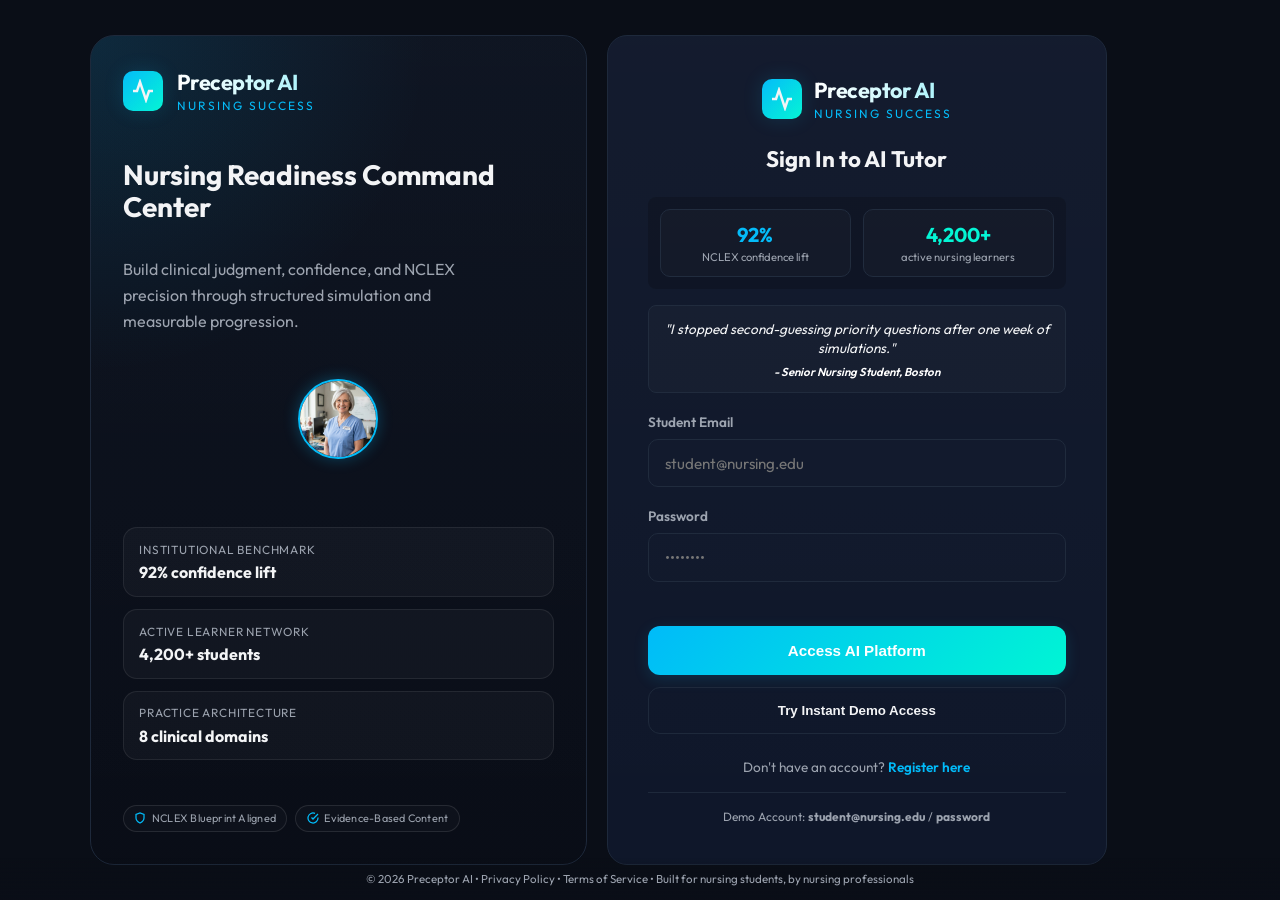
<file: static/login.html>
<!DOCTYPE html>
<html lang="en">
<head>
    <meta charset="UTF-8">
    <meta name="viewport" content="width=device-width, initial-scale=1.0">
    <title>Preceptor AI — Login & Access</title>
    <meta name="description" content="Access the Preceptor AI Nursing Clinical Simulator & NCLEX Prep Platform.">
    <link rel="icon" href="data:image/svg+xml,<svg xmlns='http://www.w3.org/2000/svg' viewBox='0 0 24 24' fill='none' stroke='%23ec008c' stroke-width='2.5'><path d='M22 12h-4l-3 9L9 3l-3 9H2'/></svg>">
    <link rel="stylesheet" href="/static/style.css">
</head>
<body class="loaded" style="display: flex; min-height: 100vh; align-items: center; justify-content: center; background: #0a0e17;">

    <div class="auth-overlay" style="position: relative; background: transparent; backdrop-filter: none; display: flex; width: 100%;">
        <div class="auth-shell">
            <!-- Left panel detailing features -->
            <aside class="auth-panel glass-card">
                <div class="auth-panel-brand">
                    <div class="logo-icon">
                        <svg width="24" height="24" viewBox="0 0 24 24" fill="none" stroke="currentColor" stroke-width="2.5">
                            <path d="M22 12h-4l-3 9L9 3l-3 9H2"/>
                        </svg>
                    </div>
                    <div>
                        <h2 class="logo-text">Preceptor AI</h2>
                        <span class="logo-sub">Nursing Success</span>
                    </div>
                </div>
                <h3 class="auth-panel-title">Nursing Readiness Command Center</h3>
                <p class="auth-panel-copy">Build clinical judgment, confidence, and NCLEX precision through structured simulation and measurable progression.</p>
                <img src="/static/preceptor_avatar.png" alt="AI Preceptor Sarah" style="width: 80px; height: 80px; border-radius: 50%; border: 2px solid var(--primary); display: block; margin: 1.5rem auto; box-shadow: 0 0 15px rgba(0,187,249,0.3);">
                <div class="auth-panel-metrics">
                    <div>
                        <span>Institutional benchmark</span>
                        <strong>92% confidence lift</strong>
                    </div>
                    <div>
                        <span>Active learner network</span>
                        <strong>4,200+ students</strong>
                    </div>
                    <div>
                        <span>Practice architecture</span>
                        <strong>8 clinical domains</strong>
                    </div>
                </div>
                <div class="trust-badges" style="margin-top: 1.5rem;">
                    <span class="trust-badge">
                        <svg viewBox="0 0 24 24"><path d="M12 22s8-4 8-10V5l-8-3-8 3v7c0 6 8 10 8 10z"/></svg>
                        NCLEX Blueprint Aligned
                    </span>
                    <span class="trust-badge">
                        <svg viewBox="0 0 24 24"><path d="M22 11.08V12a10 10 0 1 1-5.93-9.14"/><polyline points="22 4 12 14.01 9 11.01"/></svg>
                        Evidence-Based Content
                    </span>
                </div>
            </aside>

            <!-- Right card: login or registration forms -->
            <div class="auth-card glass-card" style="max-width: 500px; width: 100%; align-self: center;">
                <div class="logo-container" style="justify-content: center; margin-bottom: 1.5rem;">
                    <div class="logo-icon">
                        <svg width="24" height="24" viewBox="0 0 24 24" fill="none" stroke="currentColor" stroke-width="2.5">
                            <path d="M22 12h-4l-3 9L9 3l-3 9H2"/>
                        </svg>
                    </div>
                    <div>
                        <h2 class="logo-text">Preceptor AI</h2>
                        <span class="logo-sub">Nursing Success</span>
                    </div>
                </div>

                <!-- SIGN IN VIEW -->
                <div id="signin-view">
                    <h3 style="text-align: center; margin-bottom: 1.5rem; font-size: 1.4rem;">Sign In to AI Tutor</h3>
                    <div class="auth-proof-strip" style="display: grid; grid-template-columns: 1fr 1fr; gap: 0.75rem; background: rgba(0, 0, 0, 0.2); padding: 0.75rem; border-radius: 8px; margin-bottom: 1rem; text-align: center;">
                        <div class="proof-stat">
                            <span class="proof-value" id="proof-pass-rate" style="display: block; font-size: 1.25rem; font-weight: 700; color: var(--primary);">92%</span>
                            <span class="proof-label" style="font-size: 0.7rem; color: var(--text-secondary);">NCLEX confidence lift</span>
                        </div>
                        <div class="proof-stat">
                            <span class="proof-value" id="proof-active-learners" style="display: block; font-size: 1.25rem; font-weight: 700; color: var(--secondary);">4,200+</span>
                            <span class="proof-label" style="font-size: 0.7rem; color: var(--text-secondary);">active nursing learners</span>
                        </div>
                    </div>
                    <div class="auth-social-proof" style="text-align: center; background: rgba(255, 255, 255, 0.02); padding: 0.85rem; border-radius: 8px; margin-bottom: 1.25rem; font-style: italic; font-size: 0.82rem; color: var(--text-secondary); border: 1px solid var(--border-color);">
                        <p id="auth-proof-quote">"I stopped second-guessing priority questions after one week of simulations."</p>
                        <span id="auth-proof-author" style="display: block; margin-top: 0.35rem; font-weight: 600; color: white;">- Senior Nursing Student, Boston</span>
                    </div>
                    <form onsubmit="handleLogin(event)">
                        <div class="form-group">
                            <label>Student Email</label>
                            <input type="email" id="login-email" required placeholder="student@nursing.edu">
                        </div>
                        <div class="form-group" style="margin-top: 0.75rem;">
                            <label>Password</label>
                            <input type="password" id="login-password" required placeholder="••••••••">
                        </div>
                        <button type="submit" class="btn-primary" style="width: 100%; margin-top: 1.5rem; padding: 1rem;">Access AI Platform</button>
                        <button type="button" class="btn-outline" style="width: 100%; margin-top: 0.75rem; padding: 0.95rem;" onclick="useDemoLogin()">Try Instant Demo Access</button>
                    </form>
                    <p style="text-align: center; font-size: 0.85rem; color: var(--text-secondary); margin-top: 1.5rem;">
                        Don't have an account? <a href="#" onclick="toggleAuthView('register')" style="color: var(--primary); font-weight: 600; text-decoration: none;">Register here</a>
                    </p>
                    <p style="text-align: center; font-size: 0.75rem; color: var(--text-secondary); margin-top: 1rem; border-top: 1px solid var(--border-color); padding-top: 1rem;">
                        Demo Account: <strong>student@nursing.edu</strong> / <strong>password</strong>
                    </p>
                </div>

                <!-- REGISTER VIEW -->
                <div id="register-view" style="display: none;">
                    <h3 style="text-align: center; margin-bottom: 1.5rem; font-size: 1.4rem;">Student Registration</h3>
                    <form onsubmit="handleRegister(event)">
                        <div class="form-group">
                            <label>Full Name</label>
                            <input type="text" id="register-name" required placeholder="Jane Doe">
                        </div>
                        <div class="form-group" style="margin-top: 0.75rem;">
                            <label>Residential Address</label>
                            <input type="text" id="register-address" required placeholder="123 Care Street, Boston, MA">
                        </div>
                        <div class="form-group" style="margin-top: 0.75rem;">
                            <label>Email Address</label>
                            <input type="email" id="register-email" required placeholder="student@nursing.edu">
                        </div>
                        <div class="form-group" style="margin-top: 0.75rem;">
                            <label>Nursing Course / Study Track</label>
                            <select id="register-course" style="width: 100%; padding: 0.75rem; border-radius: 8px; background: rgba(10, 15, 30, 0.6); border: 1px solid var(--border-color); color: white; font-family: inherit; font-size: 0.9rem; outline: none;">
                                <option value="BSN - Bachelor of Science in Nursing">BSN - Bachelor in Nursing</option>
                                <option value="ADN - Associate Degree in Nursing">ADN - Associate in Nursing</option>
                                <option value="NCLEX Prep Fast Track">NCLEX Prep Fast Track</option>
                                <option value="LPN to BSN Transition">LPN to BSN Transition</option>
                            </select>
                        </div>
                        <div class="form-group" style="margin-top: 0.75rem;">
                            <label>Password</label>
                            <input type="password" id="register-password" required placeholder="••••••••">
                        </div>
                        <button type="submit" class="btn-primary" style="width: 100%; margin-top: 1.5rem; padding: 1rem;">Register & Send Confirmation</button>
                    </form>
                    <p style="text-align: center; font-size: 0.85rem; color: var(--text-secondary); margin-top: 1.5rem;">
                        Already have an account? <a href="#" onclick="toggleAuthView('signin')" style="color: var(--primary); font-weight: 600; text-decoration: none;">Sign In here</a>
                    </p>
                </div>
            </div>
        </div>
        <div class="auth-overlay-footer">
            © 2026 Preceptor AI &bull; Privacy Policy &bull; Terms of Service &bull; Built for nursing students, by nursing professionals
        </div>
    </div>

    <script src="/static/login.js"></script>
</body>
</html>
</file>
<file: static/style.css>
@import url('https://fonts.googleapis.com/css2?family=Inter:wght@400;500;600&family=Outfit:wght@300;400;500;600;700&family=JetBrains+Mono:wght@400;700&display=swap');

:root {
    --bg-dark: #080c14;
    --bg-card: #0f172a;
    --bg-card-hover: #1e293b;
    --border-color: #1e293b;
    --border-color-hover: #00bbf9;
    --text-primary: #f3f4f6;
    --text-secondary: #9ca3af;
    --primary: #00bbf9;
    --primary-glow: rgba(0, 187, 249, 0.15);
    --secondary: #00f5d4;
    --accent: #8338ec;
    --danger: #ff477e;
    --danger-glow: rgba(255, 71, 126, 0.2);
    --success: #06d6a0;
    --warning: #ffd166;
    --font-sans: 'Outfit', sans-serif;
    --font-body: 'Inter', 'Outfit', sans-serif;
    --font-mono: 'JetBrains Mono', monospace;
    --sidebar-width: 260px;
    --glass-blur: 16px;
}

* {
    margin: 0;
    padding: 0;
    box-sizing: border-box;
    scrollbar-width: thin;
    scrollbar-color: rgba(255, 255, 255, 0.1) transparent;
}

/* Custom Scrollbars */
::-webkit-scrollbar {
    width: 6px;
    height: 6px;
}
::-webkit-scrollbar-track {
    background: transparent;
}
::-webkit-scrollbar-thumb {
    background: rgba(255, 255, 255, 0.1);
    border-radius: 10px;
}
::-webkit-scrollbar-thumb:hover {
    background: var(--primary);
}

body {
    font-family: var(--font-sans);
    background-color: var(--bg-dark);
    color: var(--text-primary);
    min-height: 100vh;
    overflow-x: hidden;
    display: flex;
    background-image: 
        radial-gradient(at 0% 0%, rgba(131, 56, 236, 0.1) 0px, transparent 50%),
        radial-gradient(at 100% 100%, rgba(0, 187, 249, 0.08) 0px, transparent 50%),
        radial-gradient(at 50% 50%, rgba(0, 245, 212, 0.05) 0px, transparent 50%);
    background-attachment: fixed;
}

body.loaded {
    animation: bodyFadeIn 0.5s ease-out;
}

@keyframes bodyFadeIn {
    from { opacity: 0.92; }
    to { opacity: 1; }
}

/* App Layout */
.app-container {
    display: flex;
    width: 100vw;
    height: 100vh;
    position: relative;
}

/* Sidebar Styling */
.sidebar {
    width: var(--sidebar-width);
    background: rgba(10, 14, 23, 0.85);
    backdrop-filter: blur(var(--glass-blur));
    border-right: 1px solid var(--border-color);
    padding: 2rem 1.5rem;
    display: flex;
    flex-direction: column;
    height: 100%;
    z-index: 100;
}

.logo-container {
    display: flex;
    align-items: center;
    gap: 0.75rem;
    margin-bottom: 3rem;
}

.sidebar-heading {
    margin: 0 0 1rem;
    color: var(--text-secondary);
    font-size: 0.72rem;
    text-transform: uppercase;
    letter-spacing: 0.14em;
}

.logo-icon {
    width: 40px;
    height: 40px;
    background: linear-gradient(135deg, var(--primary), var(--secondary));
    border-radius: 10px;
    display: flex;
    align-items: center;
    justify-content: center;
    box-shadow: 0 0 20px var(--primary-glow);
    animation: pulse 3s infinite alternate;
}

.logo-text {
    font-size: 1.35rem;
    font-weight: 700;
    letter-spacing: -0.5px;
    background: linear-gradient(to right, #ffffff, #a5f3fc);
    -webkit-background-clip: text;
    -webkit-text-fill-color: transparent;
}

.logo-sub {
    font-size: 0.75rem;
    color: var(--primary);
    text-transform: uppercase;
    letter-spacing: 2px;
    display: block;
    margin-top: 2px;
}

.nav-links {
    list-style: none;
    display: flex;
    flex-direction: column;
    gap: 0.5rem;
    flex-grow: 1;
}

.nav-item {
    display: flex;
    align-items: center;
    gap: 1rem;
    padding: 0.85rem 1rem;
    color: var(--text-secondary);
    text-decoration: none;
    border-radius: 12px;
    font-weight: 500;
    transition: all 0.3s cubic-bezier(0.4, 0, 0.2, 1);
    cursor: pointer;
    border: 1px solid transparent;
}

.nav-item svg {
    width: 20px;
    height: 20px;
    stroke: currentColor;
    transition: transform 0.3s;
}

.nav-item:hover {
    color: var(--text-primary);
    background: rgba(255, 255, 255, 0.03);
    border-color: rgba(255, 255, 255, 0.05);
}

.nav-item:hover svg {
    transform: scale(1.1);
}

.nav-item.active {
    color: #ffffff;
    background: linear-gradient(135deg, var(--primary), var(--secondary));
    font-weight: 600;
    box-shadow: 0 4px 20px var(--primary-glow);
}

.nav-item.active svg {
    stroke: #ffffff;
}

.sidebar-footer {
    border-top: 1px solid var(--border-color);
    padding-top: 1.5rem;
    display: flex;
    align-items: center;
    gap: 0.75rem;
}

.user-avatar {
    width: 38px;
    height: 38px;
    background: var(--accent);
    border-radius: 50%;
    display: flex;
    align-items: center;
    justify-content: center;
    font-weight: 600;
    font-size: 0.9rem;
    border: 2px solid var(--border-color);
}

.user-info h4 {
    font-size: 0.85rem;
    font-weight: 600;
}

.user-info p {
    font-size: 0.75rem;
    color: var(--text-secondary);
}

.settings-btn {
    background: transparent;
    border: none;
    color: var(--text-secondary);
    cursor: pointer;
    padding: 0.25rem;
    border-radius: 6px;
    transition: all 0.3s;
}

.settings-btn:hover {
    color: white;
    background: rgba(255, 255, 255, 0.05);
    transform: rotate(45deg);
}

/* Main Content Area */
.main-content {
    flex-grow: 1;
    height: 100%;
    overflow-y: auto;
    padding: 2rem 2.5rem;
    position: relative;
}

/* Header Area */
.top-header {
    display: flex;
    justify-content: space-between;
    align-items: flex-end;
    margin-bottom: 2.5rem;
    gap: 1rem;
}

.welcome-section h1 {
    font-size: 2.2rem;
    font-weight: 700;
    letter-spacing: -0.5px;
    margin-bottom: 0.25rem;
}

.welcome-section p {
    color: var(--text-secondary);
    font-size: 1rem;
}

.header-subline {
    display: flex;
    flex-wrap: wrap;
    gap: 0.6rem;
    margin-top: 0.85rem;
}

.header-subline span,
.portal-meta {
    border: 1px solid rgba(255, 255, 255, 0.08);
    background: rgba(255, 255, 255, 0.03);
    color: var(--text-secondary);
    border-radius: 999px;
    padding: 0.45rem 0.7rem;
    font-size: 0.74rem;
    letter-spacing: 0.04em;
}

.header-actions {
    display: flex;
    align-items: center;
    gap: 1rem;
    flex-wrap: wrap;
    justify-content: flex-end;
}

.badge-outline {
    background: rgba(0, 187, 249, 0.05);
    border: 1px solid var(--primary);
    color: var(--primary);
    padding: 0.4rem 0.85rem;
    border-radius: 50px;
    font-size: 0.8rem;
    font-weight: 600;
    display: flex;
    align-items: center;
    gap: 0.5rem;
    transition: all 0.3s;
}

.badge-outline:hover {
    background: rgba(0, 187, 249, 0.1);
    transform: scale(1.02);
}

/* Tab Sections */
.tab-content {
    display: none;
    animation: fadeIn 0.4s ease-out forwards;
    height: 100%;
}

.tab-content.active {
    display: block;
}

/* Glass Cards and Layout Grid */
.grid-dashboard {
    display: grid;
    grid-template-columns: repeat(12, 1fr);
    gap: 1.5rem;
}

.glass-card {
    background: var(--bg-card);
    backdrop-filter: blur(var(--glass-blur));
    border: 1px solid var(--border-color);
    border-radius: 20px;
    padding: 1.75rem;
    transition: all 0.3s cubic-bezier(0.4, 0, 0.2, 1);
    position: relative;
    overflow: hidden;
}

.glass-card::before {
    content: '';
    position: absolute;
    top: 0;
    left: 0;
    right: 0;
    height: 100%;
    background: linear-gradient(180deg, rgba(255, 255, 255, 0.02) 0%, transparent 100%);
    pointer-events: none;
}

.glass-card:hover {
    border-color: var(--border-color-hover);
    box-shadow: 0 10px 40px rgba(0, 187, 249, 0.04), 0 0 0 1px rgba(0, 187, 249, 0.06);
    transform: translateY(-2px);
}

.card-title {
    font-size: 1.1rem;
    font-weight: 600;
    margin-bottom: 1.25rem;
    display: flex;
    align-items: center;
    justify-content: space-between;
}

/* Stat Cards */
.stat-value {
    font-size: 2.5rem;
    font-weight: 700;
    line-height: 1.1;
    margin-bottom: 0.5rem;
    background: linear-gradient(to right, #ffffff, #d1fae5);
    -webkit-background-clip: text;
    -webkit-text-fill-color: transparent;
}

.stat-desc {
    font-size: 0.85rem;
    color: var(--text-secondary);
}

/* Dashboard Specific Layout */
.col-4 { grid-column: span 4; }
.col-8 { grid-column: span 8; }
.col-6 { grid-column: span 6; }
.col-12 { grid-column: span 12; }

/* Progress Circles / Bars */
.progress-container {
    margin-top: 1rem;
}

.progress-header {
    display: flex;
    justify-content: space-between;
    font-size: 0.85rem;
    margin-bottom: 0.5rem;
    color: var(--text-secondary);
}

.progress-track {
    width: 100%;
    height: 8px;
    background: rgba(255, 255, 255, 0.05);
    border-radius: 10px;
    overflow: hidden;
}

.progress-bar {
    height: 100%;
    background: linear-gradient(to right, var(--primary), var(--secondary));
    border-radius: 10px;
    transition: width 0.8s ease-out;
}

/* Clinic Simulator Grid */
.simulator-layout {
    display: grid;
    grid-template-columns: 350px 1fr;
    gap: 1.5rem;
    height: calc(100vh - 180px);
}

.dept-panel {
    display: flex;
    flex-direction: column;
    gap: 1rem;
    overflow-y: auto;
    padding-right: 0.25rem;
}

.dept-card {
    padding: 1.5rem;
    border-radius: 16px;
    cursor: pointer;
    border: 1px solid var(--border-color);
    background: rgba(18, 26, 44, 0.4);
    transition: all 0.3s;
    display: flex;
    align-items: center;
    gap: 1.25rem;
    position: relative;
}

.dept-card:hover {
    background: rgba(18, 26, 44, 0.7);
    border-color: var(--border-color-hover);
}

.dept-card.active {
    background: rgba(0, 187, 249, 0.05);
    border-color: var(--primary);
    box-shadow: 0 0 15px rgba(0, 187, 249, 0.1);
}

.dept-card.locked {
    opacity: 0.6;
}

.lock-badge {
    position: absolute;
    top: 0.75rem;
    right: 0.75rem;
    font-size: 0.7rem;
    padding: 0.2rem 0.5rem;
    border-radius: 4px;
    background: rgba(131, 56, 236, 0.2);
    border: 1px solid var(--accent);
    color: #c084fc;
    font-weight: 600;
}

.dept-icon {
    width: 48px;
    height: 48px;
    border-radius: 12px;
    background: rgba(255, 255, 255, 0.03);
    display: flex;
    align-items: center;
    justify-content: center;
    color: var(--text-secondary);
    transition: all 0.3s;
    font-weight: bold;
    font-size: 0.95rem;
}

.dept-card:hover .dept-icon, .dept-card.active .dept-icon {
    background: linear-gradient(135deg, var(--primary), var(--secondary));
    color: #ffffff;
}

.dept-info h3 {
    font-size: 1.05rem;
    font-weight: 600;
    margin-bottom: 0.2rem;
}

.dept-info p {
    font-size: 0.75rem;
    color: var(--text-secondary);
}

/* Active Simulation Area */
.active-sim-panel {
    display: flex;
    flex-direction: column;
    gap: 1.25rem;
    height: 100%;
}

/* Glowing Hospital Patient Monitor */
.patient-monitor {
    background: #030712;
    border: 2px solid #1f2937;
    border-radius: 16px;
    padding: 1.25rem;
    box-shadow: inset 0 0 30px rgba(0, 0, 0, 0.8), 0 10px 25px rgba(0, 0, 0, 0.5);
    display: grid;
    grid-template-columns: 1fr 280px;
    gap: 1.25rem;
    height: 220px;
    position: relative;
}

.monitor-waveforms {
    display: flex;
    flex-direction: column;
    justify-content: space-between;
    height: 100%;
    padding-right: 1rem;
}

.waveform-channel {
    height: 45%;
    position: relative;
}

.waveform-label {
    position: absolute;
    top: 0.25rem;
    left: 0.5rem;
    font-family: var(--font-mono);
    font-size: 0.75rem;
    text-transform: uppercase;
    font-weight: bold;
    z-index: 10;
}

.waveform-label.green { color: var(--primary); }
.waveform-label.blue { color: var(--secondary); }

.waveform-canvas {
    width: 100%;
    height: 100%;
    background: transparent;
}

.monitor-vitals {
    border-left: 2px solid #1f2937;
    padding-left: 1.25rem;
    display: grid;
    grid-template-rows: repeat(3, 1fr);
    gap: 0.5rem;
}

.vital-readout {
    display: flex;
    justify-content: space-between;
    align-items: center;
    font-family: var(--font-mono);
}

.vital-name {
    font-size: 0.75rem;
    font-weight: bold;
    text-transform: uppercase;
}

.vital-number {
    font-size: 2.2rem;
    font-weight: 700;
    line-height: 1;
}

.vital-unit {
    font-size: 0.75rem;
    margin-left: 2px;
}

.vital-readout.hr { color: var(--primary); }
.vital-readout.spo2 { color: var(--secondary); }
.vital-readout.bp { color: var(--warning); }

.monitor-alarm-banner {
    position: absolute;
    top: 0;
    left: 0;
    right: 0;
    background: var(--danger);
    color: white;
    text-align: center;
    font-weight: 700;
    font-size: 0.85rem;
    padding: 0.25rem;
    border-top-left-radius: 14px;
    border-top-right-radius: 14px;
    animation: flashDanger 1s infinite alternate;
    display: none;
    z-index: 20;
}

/* Simulation Play Area */
.sim-work-grid {
    display: grid;
    grid-template-columns: 1fr 320px;
    gap: 1.25rem;
    flex-grow: 1;
    min-height: 0;
}

.sim-case-details {
    display: flex;
    flex-direction: column;
    overflow-y: auto;
    padding-right: 0.5rem;
}

.case-scenario-card {
    background: rgba(18, 26, 44, 0.4);
    border: 1px solid var(--border-color);
    border-radius: 16px;
    padding: 1.5rem;
    margin-bottom: 1.25rem;
}

.case-scenario-card h3 {
    font-size: 1.25rem;
    margin-bottom: 0.75rem;
    color: var(--secondary);
}

.case-scenario-card p {
    font-size: 0.95rem;
    line-height: 1.6;
    color: var(--text-primary);
}

.sim-decision-box h4 {
    margin-bottom: 1rem;
    font-size: 1.05rem;
    font-weight: 600;
    color: var(--text-primary);
}

.decision-options {
    display: flex;
    flex-direction: column;
    gap: 0.75rem;
}

.option-btn {
    width: 100%;
    background: rgba(255, 255, 255, 0.02);
    border: 1px solid var(--border-color);
    padding: 1rem 1.25rem;
    border-radius: 12px;
    color: var(--text-primary);
    text-align: left;
    font-family: var(--font-sans);
    font-size: 0.95rem;
    cursor: pointer;
    transition: all 0.3s;
    display: flex;
    align-items: center;
    gap: 1rem;
}

.option-btn:hover {
    background: rgba(0, 187, 249, 0.05);
    border-color: var(--primary);
    transform: translateX(4px);
}

.option-marker {
    width: 28px;
    height: 28px;
    border-radius: 50%;
    background: rgba(255, 255, 255, 0.05);
    display: flex;
    align-items: center;
    justify-content: center;
    font-weight: 600;
    color: var(--text-secondary);
    transition: all 0.3s;
    flex-shrink: 0;
}

.option-btn:hover .option-marker {
    background: var(--primary);
    color: #ffffff;
}

/* SBAR Tool Side Panel */
.sbar-container {
    display: flex;
    flex-direction: column;
    height: 100%;
    overflow-y: auto;
}

.sbar-section {
    margin-bottom: 0.85rem;
    padding: 0.85rem;
    border-radius: 10px;
    border-left: 4px solid var(--border-color);
    background: rgba(255, 255, 255, 0.01);
}

.sbar-section.s { border-left-color: var(--primary); }
.sbar-section.b { border-left-color: var(--secondary); }
.sbar-section.a { border-left-color: var(--warning); }
.sbar-section.r { border-left-color: var(--accent); }

.sbar-title {
    font-size: 0.8rem;
    font-weight: 700;
    text-transform: uppercase;
    margin-bottom: 0.25rem;
}

.sbar-title span {
    font-weight: 400;
    color: var(--text-secondary);
    text-transform: none;
    margin-left: 4px;
}

.sbar-content {
    font-size: 0.85rem;
    line-height: 1.4;
    color: var(--text-secondary);
}

/* NCLEX Prep Center styles */
.quiz-container {
    max-width: 800px;
    margin: 0 auto;
}

.question-card {
    padding: 2.2rem;
    border-radius: 20px;
    margin-bottom: 1.5rem;
}

.question-category {
    font-size: 0.75rem;
    text-transform: uppercase;
    letter-spacing: 1.5px;
    color: var(--primary);
    font-weight: 700;
    margin-bottom: 0.75rem;
}

.question-text {
    font-size: 1.25rem;
    font-weight: 600;
    line-height: 1.5;
    margin-bottom: 2rem;
}

.quiz-option {
    background: rgba(255, 255, 255, 0.02);
    border: 1px solid var(--border-color);
    border-radius: 12px;
    padding: 1.15rem 1.5rem;
    margin-bottom: 0.85rem;
    cursor: pointer;
    transition: all 0.3s;
    display: flex;
    align-items: center;
    gap: 1rem;
}

.quiz-option:hover {
    background: rgba(255, 255, 255, 0.05);
    border-color: rgba(255, 255, 255, 0.15);
}

.quiz-option.selected {
    background: rgba(0, 245, 212, 0.05);
    border-color: var(--secondary);
}

.quiz-option.correct {
    background: rgba(56, 176, 0, 0.08) !important;
    border-color: var(--success) !important;
}

.quiz-option.incorrect {
    background: rgba(255, 0, 84, 0.08) !important;
    border-color: var(--danger) !important;
}

.option-checkbox {
    width: 20px;
    height: 20px;
    border-radius: 4px;
    border: 2px solid var(--border-color);
    display: flex;
    align-items: center;
    justify-content: center;
    font-size: 0.8rem;
    font-weight: 700;
    transition: all 0.3s;
}

.quiz-option.selected .option-checkbox {
    border-color: var(--secondary);
    background: var(--secondary);
    color: #ffffff;
}

.quiz-option.correct .option-checkbox {
    border-color: var(--success);
    background: var(--success);
    color: #ffffff;
}

.quiz-option.incorrect .option-checkbox {
    border-color: var(--danger);
    background: var(--danger);
    color: white;
}

.rationale-card {
    background: rgba(56, 176, 0, 0.03);
    border: 1px dashed var(--success);
    border-radius: 16px;
    padding: 1.5rem;
    margin-top: 1.5rem;
    display: none;
    animation: slideIn 0.3s ease-out;
}

.rationale-card.show {
    display: block;
}

.rationale-title {
    color: var(--success);
    font-weight: 700;
    margin-bottom: 0.5rem;
    display: flex;
    align-items: center;
    gap: 0.5rem;
}

.quiz-actions {
    display: flex;
    justify-content: space-between;
    align-items: center;
    margin-top: 2rem;
}

.btn-primary {
    background: linear-gradient(135deg, var(--primary), var(--secondary));
    color: #ffffff;
    border: none;
    padding: 0.85rem 1.75rem;
    border-radius: 12px;
    font-weight: 600;
    font-size: 0.95rem;
    cursor: pointer;
    transition: all 0.3s;
    box-shadow: 0 4px 15px var(--primary-glow);
    position: relative;
    overflow: hidden;
}

.btn-primary:hover {
    transform: translateY(-2px);
    box-shadow: 0 6px 20px rgba(0, 187, 249, 0.25);
}

.btn-outline {
    background: transparent;
    color: var(--text-primary);
    border: 1px solid var(--border-color);
    padding: 0.85rem 1.75rem;
    border-radius: 12px;
    font-weight: 600;
    cursor: pointer;
    transition: all 0.3s;
    position: relative;
    overflow: hidden;
}

.btn-outline:hover {
    background: rgba(255, 255, 255, 0.03);
    border-color: rgba(255, 255, 255, 0.1);
}

.auth-proof-strip {
    display: grid;
    grid-template-columns: repeat(2, 1fr);
    gap: 0.75rem;
    margin-bottom: 1rem;
}

.proof-stat {
    background: rgba(255, 255, 255, 0.02);
    border: 1px solid var(--border-color);
    border-radius: 10px;
    padding: 0.75rem;
    display: flex;
    flex-direction: column;
    gap: 0.2rem;
}

.proof-value {
    color: var(--primary);
    font-weight: 700;
    font-size: 1.1rem;
}

.proof-label {
    color: var(--text-secondary);
    font-size: 0.72rem;
}

.auth-social-proof {
    background: rgba(0, 187, 249, 0.05);
    border: 1px solid rgba(0, 187, 249, 0.2);
    border-radius: 12px;
    padding: 0.85rem;
    margin-bottom: 1.1rem;
}

.auth-social-proof p {
    font-size: 0.85rem;
    line-height: 1.4;
    color: var(--text-primary);
    margin-bottom: 0.25rem;
}

.auth-social-proof span {
    font-size: 0.72rem;
    color: var(--text-secondary);
}

.sales-hero {
    display: grid;
    grid-template-columns: 1.4fr 1fr;
    gap: 1.5rem;
    background:
        radial-gradient(circle at top right, rgba(0, 187, 249, 0.16), transparent 45%),
        linear-gradient(160deg, rgba(18, 26, 44, 0.9), rgba(8, 12, 20, 0.9));
    transform-style: preserve-3d;
    will-change: transform;
    transition: transform 220ms ease, box-shadow 220ms ease;
}

.sales-hero.is-hovering {
    box-shadow: 0 14px 35px rgba(0, 187, 249, 0.08);
}

.sales-hero-main,
.sales-hero-aside {
    transition: transform 220ms ease;
}

.sales-kicker {
    display: inline-flex;
    align-items: center;
    gap: 0.4rem;
    padding: 0.35rem 0.7rem;
    border-radius: 999px;
    border: 1px solid rgba(0, 187, 249, 0.3);
    color: var(--primary);
    font-size: 0.72rem;
    text-transform: uppercase;
    letter-spacing: 1px;
    margin-bottom: 0.8rem;
}

.sales-hero-main h2 {
    font-size: 1.9rem;
    line-height: 1.2;
    margin-bottom: 0.7rem;
}

.sales-hero-main p {
    color: var(--text-secondary);
    line-height: 1.6;
    margin-bottom: 1.2rem;
    max-width: 62ch;
}

.sales-hero-actions {
    display: flex;
    gap: 0.8rem;
    flex-wrap: wrap;
}

.sales-hero-aside {
    background: rgba(10, 15, 30, 0.55);
    border: 1px solid var(--border-color);
    border-radius: 14px;
    padding: 1rem;
}

.offer-chip {
    display: inline-flex;
    flex-direction: column;
    gap: 0.2rem;
    border: 1px solid rgba(255, 183, 3, 0.5);
    background: rgba(255, 183, 3, 0.08);
    color: #ffd166;
    border-radius: 10px;
    padding: 0.55rem 0.8rem;
    font-size: 0.75rem;
    margin-bottom: 0.9rem;
}

.offer-chip strong {
    font-family: var(--font-mono);
    color: #ffe08a;
    font-size: 1rem;
}

.sales-hero-aside ul {
    list-style: none;
    display: flex;
    flex-direction: column;
    gap: 0.7rem;
    color: var(--text-secondary);
    font-size: 0.85rem;
}

.sales-hero-aside li {
    position: relative;
    padding-left: 1rem;
}

.sales-hero-aside li::before {
    content: '';
    width: 6px;
    height: 6px;
    border-radius: 50%;
    background: var(--primary);
    position: absolute;
    left: 0;
    top: 0.45rem;
}

.benchmark-strip {
    display: grid;
    grid-template-columns: repeat(4, minmax(0, 1fr));
    gap: 0.8rem;
    background: linear-gradient(180deg, rgba(10, 20, 40, 0.75), rgba(7, 12, 24, 0.75));
}

.benchmark-item {
    border: 1px solid rgba(255, 255, 255, 0.08);
    border-radius: 12px;
    padding: 0.85rem;
    display: flex;
    flex-direction: column;
    gap: 0.4rem;
    background: rgba(255, 255, 255, 0.02);
}

.benchmark-label {
    color: var(--text-secondary);
    font-size: 0.75rem;
    text-transform: uppercase;
    letter-spacing: 0.8px;
}

.benchmark-value {
    font-size: 1rem;
    color: var(--text-primary);
    font-weight: 600;
    line-height: 1.3;
}

.pathway-card {
    background:
        radial-gradient(circle at top right, rgba(0, 245, 212, 0.12), transparent 40%),
        linear-gradient(165deg, rgba(16, 28, 50, 0.88), rgba(8, 14, 28, 0.88));
}

.pathway-subtitle {
    color: var(--text-secondary);
    font-size: 0.88rem;
    margin: 0.6rem 0 1rem;
}

.pathway-rows {
    display: flex;
    flex-direction: column;
    gap: 0.95rem;
}

.pathway-row {
    display: flex;
    flex-direction: column;
    gap: 0.4rem;
}

.pathway-text {
    display: flex;
    justify-content: space-between;
    align-items: center;
    font-size: 0.85rem;
}

.pathway-text span {
    color: var(--text-secondary);
}

.pathway-text strong {
    color: var(--text-primary);
    font-family: var(--font-mono);
    font-size: 0.82rem;
}

.pathway-progress {
    height: 10px;
    border-radius: 999px;
    background: rgba(255, 255, 255, 0.07);
    overflow: hidden;
}

.pathway-progress-fill {
    height: 100%;
    border-radius: inherit;
    background: linear-gradient(90deg, #24d3ee, #2dd4bf 45%, #60a5fa);
    transition: width 360ms ease;
}

.benchmark-callout p {
    color: var(--text-secondary);
    line-height: 1.6;
    font-size: 0.9rem;
    margin-top: 0.6rem;
}

.study-plan-list {
    display: flex;
    flex-direction: column;
    gap: 0.8rem;
    margin-top: 0.25rem;
}

.study-plan-item {
    display: grid;
    grid-template-columns: 40px 1fr;
    gap: 0.85rem;
    align-items: start;
    padding: 0.85rem;
    border: 1px solid rgba(255, 255, 255, 0.08);
    border-radius: 14px;
    background: rgba(255, 255, 255, 0.02);
}

.study-plan-step {
    width: 40px;
    height: 40px;
    border-radius: 12px;
    display: flex;
    align-items: center;
    justify-content: center;
    font-family: var(--font-mono);
    font-weight: 700;
    color: #ffffff;
    background: linear-gradient(135deg, var(--primary), var(--secondary));
}

.study-plan-item strong {
    display: block;
    font-size: 0.95rem;
    margin-bottom: 0.25rem;
}

.study-plan-item p {
    color: var(--text-secondary);
    font-size: 0.82rem;
    line-height: 1.45;
}

.selected-plan-summary {
    margin-top: 1rem;
    padding: 0.7rem 0.9rem;
    border: 1px dashed rgba(0, 187, 249, 0.35);
    border-radius: 10px;
    color: var(--text-secondary);
    font-size: 0.85rem;
}

.btn-ripple {
    position: absolute;
    border-radius: 50%;
    transform: scale(0);
    background: rgba(255, 255, 255, 0.35);
    animation: rippleEffect 650ms ease-out;
    pointer-events: none;
}

.proof-value.is-animating {
    text-shadow: 0 0 14px rgba(0, 187, 249, 0.25);
}

/* AI Chat Room */
.chat-layout {
    display: grid;
    grid-template-columns: 1fr;
    height: calc(100vh - 180px);
}

.chat-panel {
    display: flex;
    flex-direction: column;
    height: 100%;
}

.chat-messages {
    flex-grow: 1;
    overflow-y: auto;
    padding-right: 0.5rem;
    display: flex;
    flex-direction: column;
    gap: 1.25rem;
    margin-bottom: 1.5rem;
}

.message-bubble {
    display: flex;
    gap: 1rem;
    max-width: 85%;
}

.message-bubble.user {
    align-self: flex-end;
    flex-direction: row-reverse;
}

.message-avatar-img {
    width: 42px;
    height: 42px;
    border-radius: 50%;
    object-fit: cover;
    border: 2px solid var(--primary);
    box-shadow: 0 0 10px var(--primary-glow);
    flex-shrink: 0;
}

.message-avatar {
    width: 42px;
    height: 42px;
    border-radius: 50%;
    display: flex;
    align-items: center;
    justify-content: center;
    font-weight: bold;
    flex-shrink: 0;
    font-size: 0.95rem;
}

.message-bubble.user .message-avatar {
    background: var(--accent);
    color: white;
}

.message-content-wrapper {
    display: flex;
    flex-direction: column;
    gap: 0.25rem;
}

.message-sender {
    font-size: 0.75rem;
    color: var(--text-secondary);
    font-weight: 600;
}

.message-source {
    font-size: 0.7rem;
    color: var(--text-secondary);
    margin-top: 0.35rem;
    letter-spacing: 0.03em;
}

.message-text {
    background: rgba(255, 255, 255, 0.03);
    border: 1px solid var(--border-color);
    padding: 1rem 1.25rem;
    border-radius: 18px;
    font-size: 0.95rem;
    line-height: 1.5;
}

.message-bubble.preceptor .message-text {
    border-top-left-radius: 4px;
}

.message-bubble.user .message-text {
    background: rgba(0, 245, 212, 0.05);
    border-color: rgba(0, 245, 212, 0.15);
    border-top-right-radius: 4px;
}

.chat-input-area {
    display: flex;
    gap: 0.75rem;
    background: rgba(18, 26, 44, 0.3);
    border: 1px solid var(--border-color);
    padding: 0.75rem;
    border-radius: 16px;
    align-items: center;
}

.chat-input {
    flex-grow: 1;
    background: transparent;
    border: none;
    color: var(--text-primary);
    font-family: var(--font-sans);
    font-size: 0.95rem;
    outline: none;
    padding: 0.5rem;
}

.chat-input::placeholder {
    color: var(--text-secondary);
}

.send-btn {
    background: linear-gradient(135deg, var(--primary), var(--secondary));
    border: none;
    width: 42px;
    height: 42px;
    border-radius: 12px;
    display: flex;
    align-items: center;
    justify-content: center;
    cursor: pointer;
    transition: all 0.3s;
    color: #ffffff;
}

.send-btn:hover {
    transform: scale(1.05);
    box-shadow: 0 0 15px rgba(0, 187, 249, 0.3);
}

.send-btn svg {
    width: 18px;
    height: 18px;
    stroke: currentColor;
    fill: none;
    transform: translate(1px, -1px);
}

/* Pharmacology & Reference Hub */
.reference-layout {
    display: grid;
    grid-template-columns: 280px 1fr;
    gap: 1.5rem;
    height: calc(100vh - 180px);
}

.ref-search-box {
    background: rgba(255, 255, 255, 0.02);
    border: 1px solid var(--border-color);
    padding: 0.75rem 1rem;
    border-radius: 12px;
    margin-bottom: 1rem;
    display: flex;
    align-items: center;
    gap: 0.5rem;
}

.ref-search-box input {
    background: transparent;
    border: none;
    color: var(--text-primary);
    font-family: var(--font-sans);
    outline: none;
    width: 100%;
}

.ref-menu {
    list-style: none;
    display: flex;
    flex-direction: column;
    gap: 0.25rem;
    overflow-y: auto;
}

.ref-menu-item {
    padding: 0.85rem 1rem;
    border-radius: 10px;
    cursor: pointer;
    color: var(--text-secondary);
    transition: all 0.3s;
    font-size: 0.95rem;
    font-weight: 500;
}

.ref-menu-item:hover {
    color: var(--text-primary);
    background: rgba(255, 255, 255, 0.02);
}

.ref-menu-item.active {
    color: var(--primary);
    background: rgba(0, 187, 249, 0.04);
    font-weight: 600;
}

.ref-detail-panel {
    overflow-y: auto;
    padding-right: 0.5rem;
}

.med-calc-box {
    margin-top: 1.5rem;
    border: 1px solid var(--border-color);
    border-radius: 16px;
    padding: 1.5rem;
    background: rgba(255, 255, 255, 0.01);
}

.calc-input-group {
    display: grid;
    grid-template-columns: repeat(3, 1fr);
    gap: 1rem;
    margin-bottom: 1.5rem;
}

.calc-field {
    display: flex;
    flex-direction: column;
    gap: 0.5rem;
}

.calc-field label {
    font-size: 0.8rem;
    color: var(--text-secondary);
    font-weight: 600;
}

.calc-field input {
    background: rgba(18, 26, 44, 0.4);
    border: 1px solid var(--border-color);
    padding: 0.75rem 1rem;
    border-radius: 10px;
    color: var(--text-primary);
    font-family: var(--font-sans);
    outline: none;
    font-size: 1rem;
    transition: all 0.3s;
}

.calc-field input:focus {
    border-color: var(--primary);
}

.calc-result {
    border-top: 1px solid var(--border-color);
    padding-top: 1.25rem;
    display: flex;
    justify-content: space-between;
    align-items: center;
}

.calc-result-value {
    font-family: var(--font-mono);
    font-size: 1.75rem;
    font-weight: 700;
    color: var(--primary);
}

/* Modals & Overlays */
.auth-overlay {
    position: fixed;
    top: 0;
    left: 0;
    width: 100vw;
    height: 100vh;
    background: rgba(10, 14, 23, 0.95);
    z-index: 1000;
    display: flex;
    align-items: center;
    justify-content: center;
    backdrop-filter: blur(12px);
    transition: opacity 0.3s ease;
}

.auth-shell {
    width: min(1100px, calc(100vw - 2rem));
    display: grid;
    grid-template-columns: 0.92fr 1.08fr;
    gap: 1.25rem;
    align-items: stretch;
}

.auth-panel,
.auth-form-panel {
    border-radius: 24px;
}

.auth-panel {
    padding: 2rem;
    background:
        radial-gradient(circle at top left, rgba(0, 187, 249, 0.12), transparent 35%),
        linear-gradient(180deg, rgba(11, 18, 31, 0.95), rgba(10, 14, 23, 0.95));
    display: flex;
    flex-direction: column;
    justify-content: space-between;
    min-height: 620px;
}

.auth-panel-brand {
    display: flex;
    align-items: center;
    gap: 0.85rem;
    margin-bottom: 1.6rem;
}

.auth-panel-title {
    font-size: 1.75rem;
    line-height: 1.15;
    margin-bottom: 0.75rem;
}

.auth-panel-copy {
    color: var(--text-secondary);
    line-height: 1.65;
    max-width: 34ch;
}

.auth-panel-metrics {
    display: grid;
    grid-template-columns: 1fr;
    gap: 0.75rem;
    margin-top: 1.5rem;
}

.auth-panel-metrics div {
    padding: 0.85rem 0.95rem;
    border: 1px solid rgba(255, 255, 255, 0.08);
    border-radius: 14px;
    background: rgba(255, 255, 255, 0.03);
}

.auth-panel-metrics span,
.auth-panel-metrics strong {
    display: block;
}

.auth-panel-metrics span {
    color: var(--text-secondary);
    font-size: 0.74rem;
    text-transform: uppercase;
    letter-spacing: 0.8px;
    margin-bottom: 0.35rem;
}

.auth-panel-metrics strong {
    color: var(--text-primary);
    font-size: 1rem;
}

.auth-form-panel {
    padding: 2rem;
    background: rgba(10, 14, 23, 0.9);
}

.auth-toggle-row {
    display: grid;
    grid-template-columns: 1fr 1fr;
    gap: 0.65rem;
    margin-bottom: 1.25rem;
}

.auth-toggle {
    padding: 0.85rem 1rem;
    border-radius: 12px;
    border: 1px solid var(--border-color);
    background: rgba(255, 255, 255, 0.03);
    color: var(--text-secondary);
    font-weight: 600;
    cursor: pointer;
}

.auth-toggle.active {
    color: #ffffff;
    background: linear-gradient(135deg, var(--primary), var(--secondary));
    border-color: transparent;
}

.auth-title {
    text-align: center;
    margin-bottom: 1rem;
    font-size: 1.4rem;
}

.auth-footer-text,
.auth-footer-meta {
    text-align: center;
    font-size: 0.85rem;
    color: var(--text-secondary);
    margin-top: 1.35rem;
}

.auth-footer-text a {
    color: var(--primary);
    font-weight: 600;
    text-decoration: none;
}

.auth-footer-meta {
    font-size: 0.75rem;
    border-top: 1px solid var(--border-color);
    padding-top: 1rem;
}

.auth-kicker {
    display: inline-flex;
    padding: 0.35rem 0.65rem;
    border-radius: 999px;
    color: var(--primary);
    border: 1px solid rgba(0, 187, 249, 0.22);
    text-transform: uppercase;
    letter-spacing: 0.08em;
    font-size: 0.7rem;
    margin-bottom: 0.75rem;
}

.auth-brand-copy h1 {
    font-size: 1.9rem;
    line-height: 1.18;
    margin: 0 0 0.8rem;
}

.auth-brand-copy p {
    color: var(--text-secondary);
    line-height: 1.6;
}

.auth-brand-metrics {
    display: grid;
    grid-template-columns: repeat(3, minmax(0, 1fr));
    gap: 0.7rem;
    margin-top: 1.5rem;
}

.auth-brand-metrics div {
    padding: 0.85rem;
    border-radius: 14px;
    border: 1px solid rgba(255, 255, 255, 0.08);
    background: rgba(255, 255, 255, 0.03);
}

.auth-brand-metrics strong {
    display: block;
    font-size: 1.2rem;
    margin-bottom: 0.25rem;
}

.auth-brand-metrics span {
    color: var(--text-secondary);
    font-size: 0.76rem;
    text-transform: uppercase;
    letter-spacing: 0.8px;
}

.auth-brand-note {
    margin-top: auto;
    padding-top: 1rem;
    color: var(--text-secondary);
    font-size: 0.86rem;
    border-top: 1px solid rgba(255, 255, 255, 0.08);
}

.auth-card {
    width: 100%;
    max-width: 420px;
    padding: 2.5rem;
}

.form-group {
    display: flex;
    flex-direction: column;
    gap: 0.5rem;
    margin-bottom: 1.25rem;
}

.form-group label {
    font-size: 0.85rem;
    color: var(--text-secondary);
    font-weight: 600;
}

.form-group input {
    background: rgba(18, 26, 44, 0.5);
    border: 1px solid var(--border-color);
    padding: 0.85rem 1rem;
    border-radius: 10px;
    color: white;
    font-family: var(--font-sans);
    font-size: 0.95rem;
    outline: none;
    transition: all 0.3s;
}

.form-group input:focus {
    border-color: var(--primary);
    box-shadow: 0 0 10px var(--primary-glow);
}

.modal-overlay {
    position: fixed;
    top: 0;
    left: 0;
    width: 100vw;
    height: 100vh;
    background: rgba(10, 14, 23, 0.8);
    z-index: 900;
    display: flex;
    align-items: center;
    justify-content: center;
    backdrop-filter: blur(8px);
    animation: fadeIn 0.3s;
}

.modal-card {
    width: 90%;
    max-width: 600px;
    padding: 2.5rem;
    position: relative;
}

.modal-close {
    position: absolute;
    top: 1rem;
    right: 1.25rem;
    font-size: 2rem;
    background: transparent;
    border: none;
    color: var(--text-secondary);
    cursor: pointer;
    transition: all 0.3s;
}

.modal-close:hover {
    color: white;
}

/* Subscription Plans */
.plans-grid {
    display: grid;
    grid-template-columns: 1fr 1fr;
    gap: 1.25rem;
}

.plan-card {
    background: rgba(255, 255, 255, 0.02);
    border: 1px solid var(--border-color);
    border-radius: 16px;
    padding: 1.5rem;
    cursor: pointer;
    transition: all 0.3s;
    position: relative;
}

.plan-card:hover {
    background: rgba(255, 255, 255, 0.04);
}

.plan-card.active {
    background: rgba(0, 187, 249, 0.03);
    border-color: var(--primary);
    box-shadow: 0 0 15px var(--primary-glow);
}

.plan-card h3 {
    font-size: 1.1rem;
    margin-bottom: 0.5rem;
}

.plan-price {
    font-size: 1.85rem;
    font-weight: 700;
    color: white;
    margin-bottom: 0.75rem;
}

.plan-price span {
    font-size: 0.85rem;
    color: var(--text-secondary);
    font-weight: 400;
}

.plan-card p {
    font-size: 0.8rem;
    color: var(--text-secondary);
    line-height: 1.4;
}

.plan-badge {
    position: absolute;
    top: -10px;
    right: 1.25rem;
    background: var(--primary);
    color: #ffffff;
    font-size: 0.7rem;
    font-weight: 700;
    padding: 0.2rem 0.5rem;
    border-radius: 4px;
    text-transform: uppercase;
}

/* Tables for lab values */
.lab-table {
    width: 100%;
    border-collapse: collapse;
    margin-top: 1rem;
}

.lab-table th, .lab-table td {
    padding: 0.85rem 1rem;
    text-align: left;
    border-bottom: 1px solid var(--border-color);
}

.lab-table th {
    font-weight: 600;
    color: var(--secondary);
    background: rgba(255, 255, 255, 0.01);
}

.lab-table tr:hover td {
    background: rgba(255, 255, 255, 0.02);
}

/* Animations */
@keyframes fadeIn {
    from { opacity: 0; transform: translateY(8px); }
    to { opacity: 1; transform: translateY(0); }
}

@keyframes slideIn {
    from { opacity: 0; transform: translateY(-10px); }
    to { opacity: 1; transform: translateY(0); }
}

@keyframes pulse {
    from { box-shadow: 0 0 10px rgba(0, 187, 249, 0.2); }
    to { box-shadow: 0 0 25px rgba(0, 187, 249, 0.4); }
}

@keyframes flashDanger {
    from { background: var(--danger); }
    to { background: #800020; }
}

@keyframes rippleEffect {
    to {
        transform: scale(4);
        opacity: 0;
    }
}

@keyframes cardReveal {
    from {
        opacity: 0;
        transform: translateY(14px) scale(0.98);
    }
    to {
        opacity: 1;
        transform: translateY(0) scale(1);
    }
}

.reveal-item {
    opacity: 0;
    transform: translateY(14px) scale(0.98);
    will-change: transform, opacity;
}

.reveal-item.is-visible {
    animation: cardReveal 520ms cubic-bezier(0.2, 0.8, 0.2, 1) forwards;
    animation-delay: var(--reveal-delay, 0ms);
}

/* Response/Feedback typing animation */
.typing-indicator {
    display: flex;
    gap: 4px;
    padding: 0.5rem;
}

.typing-dot {
    width: 6px;
    height: 6px;
    background: var(--text-secondary);
    border-radius: 50%;
    animation: typing 1.4s infinite ease-in-out;
}

.typing-dot:nth-child(2) { animation-delay: 0.2s; }
.typing-dot:nth-child(3) { animation-delay: 0.4s; }

@keyframes typing {
    0%, 100% { transform: translateY(0); }
    50% { transform: translateY(-4px); }
}

/* Reference panel toggle */
.ref-view-section {
    display: none;
}

.ref-view-section.active {
    display: block;
}

/* Announcement / notification bar */
.announcement-bar {
    background: linear-gradient(90deg, rgba(0, 187, 249, 0.08), rgba(0, 245, 212, 0.08));
    border: 1px solid rgba(0, 187, 249, 0.12);
    border-radius: 10px;
    padding: 0.55rem 1.25rem;
    margin-bottom: 1.25rem;
    display: flex;
    align-items: center;
    justify-content: space-between;
    font-size: 0.82rem;
    color: var(--text-secondary);
    gap: 0.75rem;
}

.announcement-bar strong {
    color: var(--primary);
}

.announcement-bar .announcement-dismiss {
    background: none;
    border: none;
    color: var(--text-secondary);
    cursor: pointer;
    font-size: 1.1rem;
    padding: 0 0.25rem;
    line-height: 1;
    opacity: 0.6;
    transition: opacity 0.2s;
}

.announcement-bar .announcement-dismiss:hover {
    opacity: 1;
}

/* Professional footer */
.app-footer {
    border-top: 1px solid var(--border-color);
    padding: 1.25rem 0 0.5rem;
    margin-top: 3rem;
    display: flex;
    justify-content: space-between;
    align-items: center;
    flex-wrap: wrap;
    gap: 0.75rem;
    font-size: 0.78rem;
    color: var(--text-secondary);
}

.app-footer a {
    color: var(--text-secondary);
    text-decoration: none;
    transition: color 0.2s;
}

.app-footer a:hover {
    color: var(--primary);
}

.footer-links {
    display: flex;
    gap: 1.5rem;
    align-items: center;
}

.footer-version {
    font-family: var(--font-mono);
    font-size: 0.7rem;
    opacity: 0.5;
}

/* Auth page footer */
.auth-overlay-footer {
    position: fixed;
    bottom: 0;
    left: 0;
    right: 0;
    text-align: center;
    padding: 0.85rem;
    font-size: 0.72rem;
    color: var(--text-secondary);
    z-index: 1001;
    background: linear-gradient(to top, rgba(10, 14, 23, 0.9), transparent);
}

.auth-overlay-footer a {
    color: var(--text-secondary);
    text-decoration: none;
    margin: 0 0.5rem;
}

.auth-overlay-footer a:hover {
    color: var(--primary);
}

/* Trust badges */
.trust-badges {
    display: flex;
    gap: 0.5rem;
    flex-wrap: wrap;
    margin-top: 1.25rem;
}

.trust-badge {
    display: inline-flex;
    align-items: center;
    gap: 0.35rem;
    padding: 0.35rem 0.65rem;
    border: 1px solid rgba(255, 255, 255, 0.1);
    border-radius: 999px;
    font-size: 0.68rem;
    color: var(--text-secondary);
    background: rgba(255, 255, 255, 0.02);
    letter-spacing: 0.02em;
    white-space: nowrap;
}

.trust-badge svg {
    width: 12px;
    height: 12px;
    stroke: var(--primary);
    fill: none;
    stroke-width: 2.5;
    flex-shrink: 0;
}

/* Header live clock */
.header-clock {
    font-family: var(--font-mono);
    font-size: 0.78rem;
    color: var(--text-secondary);
    letter-spacing: 0.02em;
    white-space: nowrap;
}

/* Mobile sidebar toggle */
.sidebar-toggle {
    display: none;
    position: fixed;
    top: 1rem;
    left: 1rem;
    z-index: 201;
    background: var(--bg-card);
    border: 1px solid var(--border-color);
    border-radius: 10px;
    width: 42px;
    height: 42px;
    align-items: center;
    justify-content: center;
    cursor: pointer;
    color: var(--text-primary);
    backdrop-filter: blur(8px);
    transition: all 0.3s;
}

.sidebar-toggle svg {
    width: 20px;
    height: 20px;
    stroke: currentColor;
    fill: none;
    stroke-width: 2;
}

.sidebar-backdrop {
    display: none;
    position: fixed;
    inset: 0;
    background: rgba(0, 0, 0, 0.5);
    z-index: 99;
    backdrop-filter: blur(2px);
}

.sidebar-backdrop.active {
    display: block;
}

/* Enhanced glass-card hover glow */
.glass-card:hover {
    border-color: var(--border-color-hover);
    box-shadow: 0 10px 40px rgba(0, 187, 249, 0.04), 0 0 0 1px rgba(0, 187, 249, 0.06);
    transform: translateY(-2px);
}

/* Focus-visible accessibility */
*:focus-visible {
    outline: 2px solid var(--primary);
    outline-offset: 2px;
}

input:focus-visible,
select:focus-visible,
textarea:focus-visible {
    outline: none;
    border-color: var(--primary);
    box-shadow: 0 0 0 3px rgba(0, 187, 249, 0.15);
}

button:focus-visible {
    outline: 2px solid var(--primary);
    outline-offset: 2px;
}

/* Responsive details */
@media (max-width: 1200px) {
    .simulator-layout {
        grid-template-columns: 1fr;
        height: auto;
    }
    .dept-panel {
        flex-direction: row;
        overflow-x: auto;
        padding-bottom: 0.5rem;
    }
    .dept-card {
        flex-shrink: 0;
        width: 280px;
    }
    .reference-layout {
        grid-template-columns: 1fr;
        height: auto;
    }

    .sales-hero {
        grid-template-columns: 1fr;
    }

    .benchmark-strip {
        grid-template-columns: 1fr 1fr;
    }

    .auth-shell {
        grid-template-columns: 1fr;
    }
}

@media (max-width: 768px) {
    .auth-proof-strip {
        grid-template-columns: 1fr;
    }

    .auth-shell {
        width: calc(100vw - 1rem);
    }

    .auth-panel,
    .auth-form-panel {
        padding: 1.25rem;
    }

    .auth-brand-metrics {
        grid-template-columns: 1fr;
    }

    .sales-hero-main h2 {
        font-size: 1.45rem;
    }

    .sales-hero-actions {
        flex-direction: column;
    }

    .benchmark-strip {
        grid-template-columns: 1fr;
    }

    .sidebar {
        position: fixed;
        left: -280px;
        top: 0;
        height: 100vh;
        z-index: 200;
        transition: left 0.3s cubic-bezier(0.4, 0, 0.2, 1);
        width: 260px;
    }

    .sidebar.open {
        left: 0;
    }

    .sidebar-toggle {
        display: flex;
    }

    .main-content {
        padding: 1.25rem;
        padding-top: 4rem;
    }

    .top-header {
        flex-direction: column;
        align-items: flex-start;
    }

    .welcome-section h1 {
        font-size: 1.6rem;
    }

    .grid-dashboard {
        grid-template-columns: 1fr;
    }

    .col-4, .col-6, .col-8, .col-12 {
        grid-column: span 1;
    }

    .sim-work-grid {
        grid-template-columns: 1fr;
    }

    .patient-monitor {
        grid-template-columns: 1fr;
        height: auto;
    }

    .monitor-vitals {
        border-left: none;
        border-top: 2px solid #1f2937;
        padding-left: 0;
        padding-top: 1rem;
        grid-template-rows: 1fr;
        grid-template-columns: repeat(3, 1fr);
    }

    .plans-grid {
        grid-template-columns: 1fr;
    }

    .calc-input-group {
        grid-template-columns: 1fr;
    }
}

@media (prefers-reduced-motion: reduce) {
    .sales-hero,
    .sales-hero-main,
    .sales-hero-aside {
        transform: none !important;
        transition: none !important;
    }

    .btn-ripple {
        display: none !important;
    }

    .reveal-item,
    .reveal-item.is-visible {
        animation: none !important;
        opacity: 1 !important;
        transform: none !important;
    }
}

/* ==========================================================================
   PLURALSIGHT WORKFLOW & UI REDESIGN STYLES
   ========================================================================== */

/* 1. PATH LIBRARY (DASHBOARD) STYLES */
.paths-grid {
    display: grid;
    grid-template-columns: repeat(3, 1fr);
    gap: 1.5rem;
    margin-top: 1.5rem;
}

@media (max-width: 1024px) {
    .paths-grid {
        grid-template-columns: 1fr;
    }
}

.pluralsight-path-card {
    background: var(--bg-card);
    border: 1px solid var(--border-color);
    border-radius: 12px;
    padding: 1.75rem;
    display: flex;
    flex-direction: column;
    justify-content: space-between;
    transition: all 0.3s cubic-bezier(0.25, 0.8, 0.25, 1);
    position: relative;
    min-height: 320px;
}

.pluralsight-path-card::after {
    content: '';
    position: absolute;
    top: 0;
    left: 0;
    width: 4px;
    height: 100%;
    background: linear-gradient(180deg, var(--primary), var(--secondary));
    border-radius: 12px 0 0 12px;
}

.pluralsight-path-card:hover {
    border-color: rgba(0, 187, 249, 0.4);
    transform: translateY(-4px);
    box-shadow: 0 12px 30px rgba(0, 0, 0, 0.2);
}

.path-header-block {
    margin-bottom: 1.25rem;
}

.path-badge {
    display: inline-block;
    font-size: 0.65rem;
    font-weight: 700;
    letter-spacing: 0.1em;
    text-transform: uppercase;
    color: white;
    background: linear-gradient(90deg, var(--primary), var(--secondary));
    padding: 0.25rem 0.6rem;
    border-radius: 3px;
    margin-bottom: 0.75rem;
}

.path-title {
    font-size: 1.3rem;
    font-weight: 600;
    margin-bottom: 0.5rem;
    line-height: 1.3;
    color: var(--text-primary);
}

.path-desc {
    font-size: 0.85rem;
    color: var(--text-secondary);
    line-height: 1.5;
    margin-bottom: 1.5rem;
    display: -webkit-box;
    -webkit-line-clamp: 3;
    -webkit-box-orient: vertical;
    overflow: hidden;
}

.path-meta-strip {
    display: flex;
    justify-content: space-between;
    font-size: 0.78rem;
    color: var(--text-secondary);
    border-top: 1px solid var(--border-color);
    padding-top: 1rem;
    margin-top: auto;
}

.path-progress-container {
    margin-bottom: 1.25rem;
}

.path-progress-info {
    display: flex;
    justify-content: space-between;
    font-size: 0.8rem;
    font-weight: 600;
    margin-bottom: 0.4rem;
}

.path-progress-bar {
    width: 100%;
    height: 6px;
    background: rgba(255, 255, 255, 0.05);
    border-radius: 999px;
    overflow: hidden;
}

.path-progress-fill {
    height: 100%;
    background: linear-gradient(90deg, var(--primary), var(--secondary));
    border-radius: 999px;
    transition: width 0.8s cubic-bezier(0.4, 0, 0.2, 1);
}

.path-courses-list {
    margin-top: 1rem;
    display: flex;
    flex-direction: column;
    gap: 0.5rem;
    border-top: 1px solid var(--border-color);
    padding-top: 1rem;
}

.path-course-item {
    display: flex;
    align-items: center;
    justify-content: space-between;
    font-size: 0.8rem;
    color: var(--text-secondary);
    padding: 0.25rem 0;
}

.path-course-item.completed {
    color: var(--text-primary);
}

.path-course-item .status-icon {
    display: inline-flex;
    align-items: center;
    justify-content: center;
    width: 16px;
    height: 16px;
    border-radius: 50%;
    border: 1px solid var(--border-color);
}

.path-course-item.completed .status-icon {
    background: var(--success);
    border-color: var(--success);
    color: white;
    font-size: 0.6rem;
}

/* SKILL IQ CALLOUT WIDGET */
.skill-iq-callout-card {
    background: linear-gradient(135deg, #1e132c, #0e0e17);
    border: 1px solid var(--accent);
    border-radius: 16px;
    padding: 2rem;
    display: flex;
    align-items: center;
    justify-content: space-between;
    gap: 2rem;
    margin-bottom: 1.5rem;
}

@media (max-width: 768px) {
    .skill-iq-callout-card {
        flex-direction: column;
        align-items: flex-start;
        gap: 1.25rem;
        padding: 1.5rem;
    }
}

.skill-iq-info h3 {
    font-size: 1.5rem;
    font-weight: 700;
    margin-bottom: 0.5rem;
    background: linear-gradient(to right, #fff, #c084fc);
    -webkit-background-clip: text;
    -webkit-text-fill-color: transparent;
}

.skill-iq-badge-large {
    display: inline-flex;
    align-items: center;
    gap: 0.5rem;
    background: rgba(192, 132, 252, 0.15);
    border: 1px solid var(--accent);
    color: #c084fc;
    padding: 0.35rem 0.85rem;
    border-radius: 999px;
    font-size: 0.8rem;
    font-weight: 600;
}

.skill-iq-score-display {
    display: flex;
    align-items: center;
    gap: 1.5rem;
}

.skill-iq-score-box {
    text-align: center;
}

.skill-iq-score-box .score-val {
    font-size: 3.2rem;
    font-weight: 800;
    line-height: 1;
    color: white;
    font-family: var(--font-mono);
}

.skill-iq-score-box .score-lbl {
    font-size: 0.72rem;
    text-transform: uppercase;
    letter-spacing: 0.15em;
    color: var(--text-secondary);
}

/* 2. INTERACTIVE LABS SPLIT-PANE WORKSPACE */
.lab-layout-wrapper {
    display: grid;
    grid-template-columns: 340px 1fr 340px;
    gap: 1.25rem;
    height: calc(100vh - 180px);
    min-height: 600px;
}

@media (max-width: 1200px) {
    .lab-layout-wrapper {
        grid-template-columns: 1fr;
        height: auto;
        min-height: auto;
    }
}

.lab-panel {
    background: var(--bg-card);
    border: 1px solid var(--border-color);
    border-radius: 16px;
    display: flex;
    flex-direction: column;
    overflow: hidden;
    height: 100%;
}

.lab-panel-header {
    background: rgba(0, 0, 0, 0.2);
    border-bottom: 1px solid var(--border-color);
    padding: 1rem 1.25rem;
    display: flex;
    align-items: center;
    justify-content: space-between;
}

.lab-panel-header h3 {
    font-size: 0.95rem;
    font-weight: 600;
    text-transform: uppercase;
    letter-spacing: 0.08em;
    color: var(--text-secondary);
    display: flex;
    align-items: center;
    gap: 0.5rem;
}

.lab-panel-body {
    padding: 1.25rem;
    overflow-y: auto;
    flex-grow: 1;
    display: flex;
    flex-direction: column;
}

/* SBAR Tab Menu */
.sbar-tab-menu {
    display: grid;
    grid-template-columns: repeat(4, 1fr);
    border-bottom: 1px solid var(--border-color);
    margin-bottom: 1rem;
    background: rgba(0, 0, 0, 0.15);
}

.sbar-tab-btn {
    background: none;
    border: none;
    padding: 0.6rem 0.25rem;
    color: var(--text-secondary);
    cursor: pointer;
    font-size: 0.72rem;
    font-weight: 600;
    text-transform: uppercase;
    text-align: center;
    border-bottom: 2px solid transparent;
    transition: all 0.2s;
}

.sbar-tab-btn:hover {
    color: var(--text-primary);
    background: rgba(255, 255, 255, 0.02);
}

.sbar-tab-btn.active {
    color: var(--primary);
    border-bottom-color: var(--primary);
    background: rgba(0, 187, 249, 0.03);
}

.sbar-tab-content {
    display: none;
    font-size: 0.88rem;
    line-height: 1.6;
    color: var(--text-secondary);
    animation: fadeIn 0.25s ease-out forwards;
}

.sbar-tab-content.active {
    display: block;
}

/* Splitpane Center Workspace styles */
.workspace-scenario-section {
    background: rgba(0, 0, 0, 0.1);
    border: 1px solid var(--border-color);
    border-radius: 12px;
    padding: 1.25rem;
    margin-bottom: 1.25rem;
    line-height: 1.6;
    font-size: 0.95rem;
}

.workspace-actions-section {
    margin-top: auto;
    border-top: 1px solid var(--border-color);
    padding-top: 1.25rem;
}

.option-command-btn {
    width: 100%;
    background: rgba(255, 255, 255, 0.02);
    border: 1px solid var(--border-color);
    color: var(--text-primary);
    border-radius: 8px;
    padding: 0.9rem 1.25rem;
    text-align: left;
    margin-bottom: 0.75rem;
    cursor: pointer;
    font-family: var(--font-body);
    font-size: 0.88rem;
    display: flex;
    align-items: flex-start;
    gap: 1rem;
    transition: all 0.25s cubic-bezier(0.4, 0, 0.2, 1);
}

.option-command-btn:hover {
    background: rgba(0, 187, 249, 0.04);
    border-color: var(--primary);
    transform: translateX(4px);
}

.option-command-btn .cmd-num {
    font-family: var(--font-mono);
    color: var(--secondary);
    font-weight: 700;
    background: rgba(0, 245, 212, 0.1);
    border: 1px solid rgba(0, 245, 212, 0.2);
    padding: 0.15rem 0.45rem;
    border-radius: 4px;
    font-size: 0.75rem;
    line-height: 1;
    margin-top: 0.1rem;
}

/* 3. SKILL IQ ASSESSMENT OVERHAUL STYLES */
.assessment-welcome-wrapper {
    max-width: 680px;
    margin: 3rem auto;
    text-align: center;
    background: var(--bg-card);
    border: 1px solid var(--border-color);
    border-radius: 20px;
    padding: 3rem 2rem;
    box-shadow: 0 20px 50px rgba(0, 0, 0, 0.3);
}

.assessment-welcome-wrapper h2 {
    font-size: 2rem;
    font-weight: 700;
    margin: 1rem 0;
    color: white;
}

.assessment-welcome-wrapper p {
    color: var(--text-secondary);
    line-height: 1.6;
    margin-bottom: 2rem;
    font-size: 1rem;
}

.assessment-welcome-badge {
    background: linear-gradient(90deg, var(--primary), var(--secondary));
    color: white;
    font-size: 0.75rem;
    font-weight: 700;
    letter-spacing: 0.2em;
    padding: 0.35rem 0.85rem;
    border-radius: 4px;
    text-transform: uppercase;
    display: inline-block;
}

.assessment-criteria-grid {
    display: grid;
    grid-template-columns: repeat(3, 1fr);
    gap: 1rem;
    margin: 2rem 0;
    text-align: left;
}

@media (max-width: 600px) {
    .assessment-criteria-grid {
        grid-template-columns: 1fr;
    }
}

.criteria-item {
    background: rgba(0, 0, 0, 0.15);
    border: 1px solid var(--border-color);
    border-radius: 8px;
    padding: 1rem;
}

.criteria-item strong {
    display: block;
    font-size: 0.9rem;
    margin-bottom: 0.25rem;
    color: white;
}

.criteria-item span {
    font-size: 0.78rem;
    color: var(--text-secondary);
}

.assessment-timer-bar-container {
    width: 100%;
    height: 4px;
    background: rgba(255, 255, 255, 0.05);
    position: relative;
    margin-bottom: 1.5rem;
    overflow: hidden;
}

.assessment-timer-fill {
    height: 100%;
    background: linear-gradient(90deg, var(--primary), var(--secondary));
    width: 100%;
    transition: width 1s linear;
}

/* Skill IQ Results Score Wheel */
.skill-iq-results-wrapper {
    max-width: 780px;
    margin: 1.5rem auto;
    background: var(--bg-card);
    border: 1px solid var(--border-color);
    border-radius: 20px;
    padding: 2.5rem;
    box-shadow: 0 15px 40px rgba(0, 0, 0, 0.25);
    display: flex;
    flex-direction: column;
    align-items: center;
}

.results-layout {
    display: flex;
    align-items: center;
    justify-content: center;
    gap: 3rem;
    width: 100%;
    margin: 2rem 0;
}

@media (max-width: 680px) {
    .results-layout {
        flex-direction: column;
        gap: 2rem;
    }
}

.score-wheel-container {
    position: relative;
    width: 220px;
    height: 220px;
    display: flex;
    align-items: center;
    justify-content: center;
}

.score-wheel-svg {
    position: absolute;
    top: 0;
    left: 0;
    width: 100%;
    height: 100%;
    transform: rotate(-90deg);
}

.score-wheel-bg-circle {
    fill: none;
    stroke: rgba(255, 255, 255, 0.04);
    stroke-width: 12;
}

.score-wheel-fill-circle {
    fill: none;
    stroke-width: 12;
    stroke-linecap: round;
    transition: stroke-dashoffset 1.2s cubic-bezier(0.4, 0, 0.2, 1);
}

.score-wheel-center-text {
    text-align: center;
    z-index: 2;
}

.score-wheel-center-text .score-num {
    font-size: 3.5rem;
    font-weight: 800;
    line-height: 1;
    color: white;
    font-family: var(--font-mono);
}

.score-wheel-center-text .score-label {
    font-size: 0.75rem;
    color: var(--text-secondary);
    text-transform: uppercase;
    letter-spacing: 0.1em;
}

.rating-level-pill {
    margin-top: 0.5rem;
    font-size: 0.85rem;
    font-weight: 700;
    padding: 0.25rem 0.75rem;
    border-radius: 999px;
    display: inline-block;
}

.rating-level-pill.novice {
    background: rgba(0, 245, 212, 0.15);
    border: 1px solid #64748b;
    color: #94a3b8;
}

.rating-level-pill.proficient {
    background: rgba(123, 44, 191, 0.15);
    border: 1px solid var(--accent);
    color: #c084fc;
}

.rating-level-pill.expert {
    background: rgba(0, 245, 212, 0.15);
    border: 1px solid #00f5d4;
    color: #00f5d4;
}

.results-stats-panel {
    flex-grow: 1;
}

.results-stats-panel h3 {
    font-size: 1.4rem;
    font-weight: 700;
    color: white;
    margin-bottom: 0.5rem;
}

.results-stats-panel p {
    color: var(--text-secondary);
    font-size: 0.9rem;
    margin-bottom: 1.25rem;
    line-height: 1.5;
}

.subskills-table {
    width: 100%;
    border-collapse: collapse;
}

.subskills-table th {
    text-align: left;
    font-size: 0.72rem;
    text-transform: uppercase;
    color: var(--text-secondary);
    padding-bottom: 0.5rem;
    border-bottom: 1px solid var(--border-color);
}

.subskills-table td {
    padding: 0.75rem 0;
    font-size: 0.88rem;
    border-bottom: 1px solid rgba(255, 255, 255, 0.03);
}

.subskills-table td:last-child {
    text-align: right;
    font-weight: 600;
}

.subskills-table .level-high { color: #00f5d4; }
.subskills-table .level-med { color: #c084fc; }
.subskills-table .level-low { color: #94a3b8; }

.results-actions-strip {
    display: flex;
    gap: 1rem;
    width: 100%;
    margin-top: 1.5rem;
}

.results-actions-strip button {
    flex-grow: 1;
    padding: 0.95rem;
}

/* ==========================================================================
   WVC DESIGN SYSTEM INTEGRATIONS
   ========================================================================== */

/* Grid Pattern Backgrounds */
.wvc-dots-grid-bg {
    background-image: radial-gradient(rgba(255, 255, 255, 0.035) 1px, transparent 1px);
    background-size: 32px 32px;
}

.wvc-lines-grid-bg {
    background-image: url("data:image/svg+xml;utf8,<svg xmlns='http://www.w3.org/2000/svg' width='40' height='40'><rect width='40' height='40' fill='none' stroke='rgba(255,255,255,0.01)' stroke-width='0.5'/></svg>");
}

/* Organic Hand-Drawn Highlight Underline */
.wvc-organic-underline {
    position: relative;
    display: inline-block;
    color: var(--secondary);
}

.wvc-organic-underline svg {
    position: absolute;
    bottom: -6px;
    left: 0;
    width: 100%;
    height: 8px;
    stroke: var(--secondary);
    stroke-width: 2;
    stroke-linecap: round;
    fill: none;
    opacity: 0.8;
}

/* Partner Logo Scrolling Marquee */
.wvc-marquee-container {
    position: relative;
    width: 100%;
    overflow: hidden;
    padding: 1.75rem 0;
    border-top: 1px solid var(--border-color);
    border-bottom: 1px solid var(--border-color);
    background: rgba(0, 0, 0, 0.1);
    margin-top: 3rem;
    margin-bottom: 1rem;
    border-radius: 12px;
}

.wvc-marquee-header {
    text-align: center;
    font-family: var(--font-mono);
    font-size: 0.68rem;
    text-transform: uppercase;
    letter-spacing: 0.25em;
    color: var(--text-secondary);
    margin-bottom: 1.25rem;
    opacity: 0.55;
}

.wvc-marquee-track {
    display: flex;
    align-items: center;
    width: max-content;
    animation: wvc-marquee 28s linear infinite;
}

.wvc-marquee-track:hover {
    animation-play-state: paused;
}

.wvc-partner-logo {
    padding: 0 3rem;
    font-family: var(--font-sans);
    font-size: 1.15rem;
    font-weight: 600;
    letter-spacing: -0.5px;
    color: var(--text-secondary);
    opacity: 0.4;
    transition: opacity 0.3s, color 0.3s;
    user-select: none;
    white-space: nowrap;
}

.wvc-marquee-track:hover .wvc-partner-logo {
    opacity: 0.22;
}

.wvc-partner-logo:hover {
    opacity: 1 !important;
    color: white;
}

@keyframes wvc-marquee {
    0% { transform: translateX(0); }
    100% { transform: translateX(-50%); }
}

/* Floating AI Mentor Drawer Styles */
.floating-mentor-trigger {
    position: fixed;
    bottom: 2rem;
    right: 2rem;
    width: 60px;
    height: 60px;
    border-radius: 50%;
    background: linear-gradient(135deg, var(--primary), var(--secondary));
    border: none;
    box-shadow: 0 4px 20px rgba(0, 187, 249, 0.4), 0 0 0 1px rgba(0, 187, 249, 0.2);
    cursor: pointer;
    display: flex;
    align-items: center;
    justify-content: center;
    z-index: 1000;
    transition: all 0.3s cubic-bezier(0.175, 0.885, 0.32, 1.275);
    color: white;
}

.floating-mentor-trigger:hover {
    transform: scale(1.1) rotate(5deg);
    box-shadow: 0 6px 25px rgba(0, 187, 249, 0.6), 0 0 0 2px var(--primary);
}

.floating-mentor-trigger svg {
    width: 28px;
    height: 28px;
    fill: none;
    stroke: currentColor;
    stroke-width: 2.5;
}

.floating-mentor-trigger .pulse-ring {
    position: absolute;
    top: 0;
    left: 0;
    width: 100%;
    height: 100%;
    border-radius: 50%;
    border: 2px solid var(--primary);
    animation: triggerPulse 2s infinite;
    pointer-events: none;
    opacity: 0;
}

@keyframes triggerPulse {
    0% { transform: scale(1); opacity: 0.8; }
    100% { transform: scale(1.6); opacity: 0; }
}

/* AI Mentor Drawer */
.mentor-drawer {
    position: fixed;
    top: 0;
    right: -420px; /* Initially hidden */
    width: 400px;
    height: 100vh;
    background: rgba(10, 15, 30, 0.95);
    backdrop-filter: blur(20px);
    border-left: 1px solid var(--border-color);
    box-shadow: -10px 0 40px rgba(0, 0, 0, 0.5);
    z-index: 1001;
    display: flex;
    flex-direction: column;
    transition: right 0.3s cubic-bezier(0.4, 0, 0.2, 1);
}

.mentor-drawer.open {
    right: 0;
}

.mentor-drawer-header {
    padding: 1.25rem 1.5rem;
    border-bottom: 1px solid var(--border-color);
    display: flex;
    align-items: center;
    justify-content: space-between;
    background: rgba(0, 0, 0, 0.2);
}

.mentor-drawer-header h3 {
    font-size: 1.1rem;
    color: white;
    display: flex;
    align-items: center;
    gap: 0.5rem;
    margin: 0;
}

.mentor-drawer-close {
    background: none;
    border: none;
    color: var(--text-secondary);
    font-size: 1.5rem;
    cursor: pointer;
    line-height: 1;
    padding: 0.25rem;
    transition: color 0.2s;
}

.mentor-drawer-close:hover {
    color: white;
}

.mentor-drawer-body {
    flex-grow: 1;
    padding: 1.5rem;
    display: flex;
    flex-direction: column;
    overflow-y: auto;
}

.mentor-drawer-messages {
    flex-grow: 1;
    overflow-y: auto;
    display: flex;
    flex-direction: column;
    gap: 1rem;
    margin-bottom: 1.25rem;
    padding-right: 0.25rem;
}

.mentor-drawer-input-area {
    display: flex;
    gap: 0.5rem;
    background: rgba(18, 26, 44, 0.4);
    border: 1px solid var(--border-color);
    padding: 0.5rem;
    border-radius: 12px;
    align-items: center;
}

.mentor-drawer-input {
    flex-grow: 1;
    background: transparent;
    border: none;
    color: white;
    font-family: inherit;
    font-size: 0.9rem;
    outline: none;
    padding: 0.4rem;
}

.mentor-drawer-send {
    background: linear-gradient(135deg, var(--primary), var(--secondary));
    border: none;
    width: 36px;
    height: 36px;
    border-radius: 8px;
    display: flex;
    align-items: center;
    justify-content: center;
    cursor: pointer;
    color: white;
    transition: all 0.2s;
}

.mentor-drawer-send:hover {
    transform: scale(1.05);
}

.mentor-drawer-send svg {
    width: 16px;
    height: 16px;
    fill: none;
    stroke: currentColor;
    stroke-width: 2;
}

.mentor-drawer-backdrop {
    position: fixed;
    top: 0;
    left: 0;
    width: 100vw;
    height: 100vh;
    background: rgba(0, 0, 0, 0.4);
    backdrop-filter: blur(1px);
    z-index: 1000;
    display: none;
}

.mentor-drawer-backdrop.active {
    display: block;
}

/* Page context badge inside drawer */
.drawer-context-badge {
    background: rgba(0, 245, 212, 0.08);
    border: 1px solid rgba(0, 245, 212, 0.15);
    color: var(--secondary);
    font-size: 0.72rem;
    padding: 0.35rem 0.65rem;
    border-radius: 6px;
    margin-bottom: 1rem;
    display: flex;
    align-items: center;
    gap: 0.35rem;
}

.drawer-context-badge svg {
    width: 12px;
    height: 12px;
    fill: none;
    stroke: currentColor;
    stroke-width: 2.5;
}

@media (max-width: 480px) {
    .mentor-drawer {
        width: 100%;
        right: -100%;
    }
}
</file>
